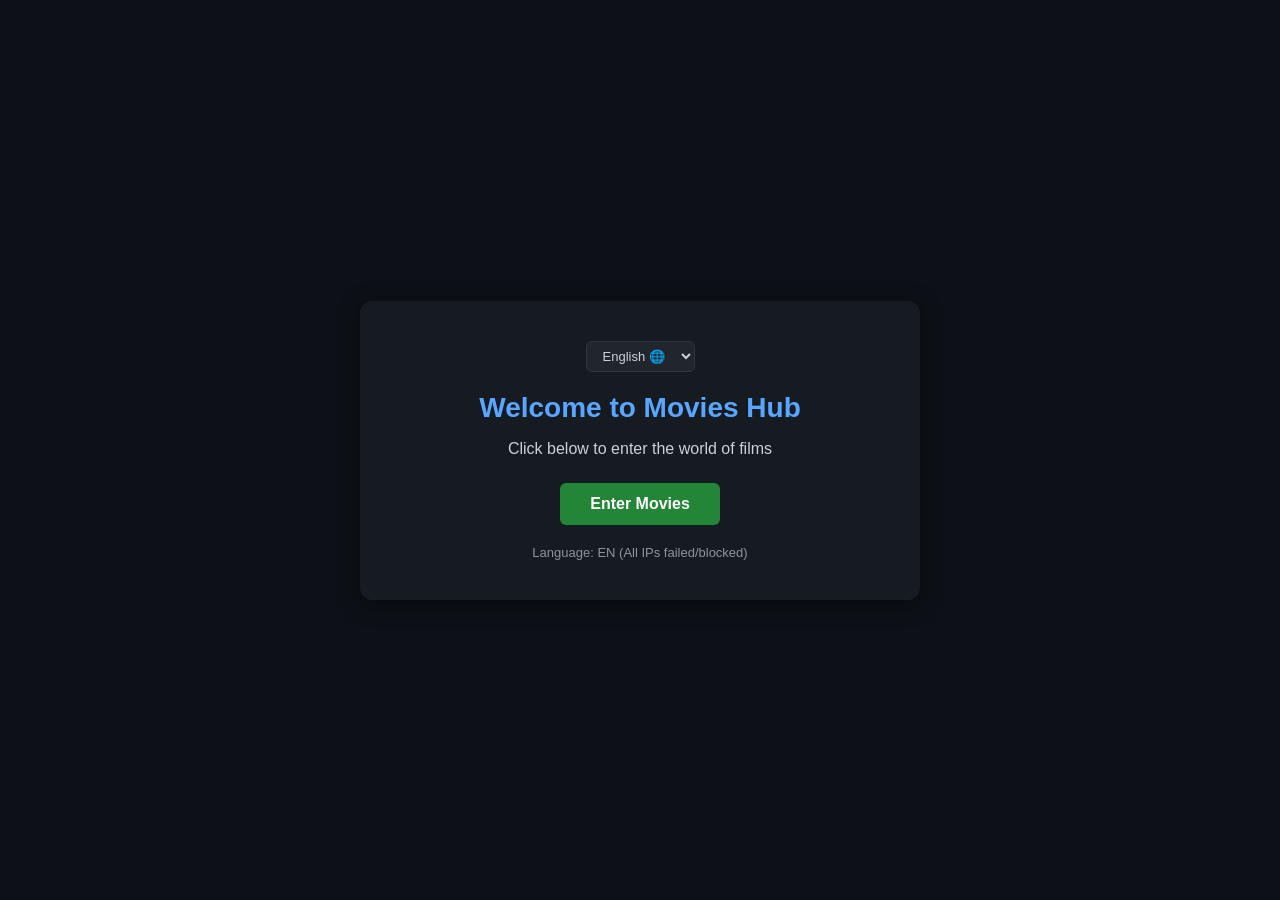
<file: index.html>
<!DOCTYPE html>
<html lang="en" dir="ltr" id="htmlTag">
<head>
    <meta charset="UTF-8">
    <meta name="viewport" content="width=device-width, initial-scale=1.0">
    <meta name="description" content="Welcome to Movie Hub - Explore and watch the best movies and films.">
    <meta name="keywords" content="movies, films, streaming, watch online">
    <meta name="author" content="Movie Hub">
    <title id="pageTitle">مكتبة الأفلام - Movies Hub</title>
    <style>
        body {
            background-color: #0d1117;
            color: #ffffff;
            font-family: Tahoma, sans-serif;
            display: flex;
            justify-content: center;
            align-items: center;
            height: 100vh;
            margin: 0;
            text-align: center;
        }
        .container {
            padding: 40px;
            background: #161b22;
            border-radius: 12px;
            box-shadow: 0 4px 20px rgba(0,0,0,0.5);
            max-width: 480px;
            width: 90%;
        }
        .lang-select-box {
            margin-bottom: 20px;
        }
        .lang-select-box select {
            background: #21262d;
            color: #c9d1d9;
            border: 1px solid #30363d;
            padding: 6px 12px;
            border-radius: 6px;
            font-size: 13px;
            cursor: pointer;
        }
        h1 {
            margin-bottom: 15px;
            color: #58a6ff;
            font-size: 28px;
        }
        p {
            color: #c9d1d9; 
            margin-bottom: 25px;
            font-size: 16px;
        }
        .btn {
            display: inline-block;
            background-color: #238636;
            color: white;
            padding: 12px 30px;
            text-decoration: none;
            border-radius: 6px;
            font-weight: bold;
            font-size: 16px;
            transition: background 0.3s;
        }
        .btn:hover {
            background-color: #2ea043;
        }
        .lang-badge {
            margin-top: 20px;
            font-size: 13px;
            color: #8b949e;
        }
    </style>
</head>
<body>
    <main class="container">
        <div class="lang-select-box">
            <select id="langSwitcher" aria-label="Select Language">
                <option value="en">English 🌐</option>
                <option value="ar">العربية 🇸🇦</option>
                <option value="es">Español</option>
                <option value="fr">Français</option>
                <option value="de">Deutsch</option>
            </select>
        </div>
        <h1 id="welcomeText">Welcome to Movies Hub</h1>
        <p id="descText">Click below to enter the world of films</p>
        
        <!-- الرابط بالأسماء الإنجليزية الجديدة -->
        <a href="movies-hub/home/movies.html" class="btn" id="btnText">دخول الأفلام</a>
        
        <div class="lang-badge" id="detectedLang">Initializing...</div>
    </main>

    <script>
        const welcomeTranslations = {
            ar: { 
                welcome: "مرحباً بك في عالم الأفلام", 
                desc: "اضغط بالأسفل للدخول إلى صفحة الأفلام ومكتبة العروض", 
                btn: "دخول الأفلام", 
                dir: "rtl",
                metaDesc: "مرحباً بك في منصة الأفلام - استكشف وادخل إلى عالم العروض والأفلام."
            },
            en: { 
                welcome: "Welcome to Movies Hub", 
                desc: "Click below to enter the world of films", 
                btn: "Enter Movies", 
                dir: "ltr",
                metaDesc: "Welcome to Movies Hub - Explore and watch the best films."
            },
            es: { 
                welcome: "Bienvenido a Movies Hub", 
                desc: "Haz clic abajo para entrar al mundo de las películas", 
                btn: "Entrar", 
                dir: "ltr",
                metaDesc: "Bienvenido a Movies Hub - Explora y mira las mejores películas."
            },
            fr: { 
                welcome: "Bienvenue sur Movies Hub", 
                desc: "Cliquez ci-dessous pour entrer dans le monde des films", 
                btn: "Entrer", 
                dir: "ltr",
                metaDesc: "Bienvenue sur Movies Hub - Entrez dans le monde des films."
            },
            de: { 
                welcome: "Willkommen bei Movies Hub", 
                desc: "Klicken Sie unten, um die Welt der Filme zu betreten", 
                btn: "Ansehen", 
                dir: "ltr",
                metaDesc: "Willkommen bei Movies Hub - Entdecken Sie die besten Filme."
            }
        };

        const arabicCountries = ['EG', 'SA', 'AE', 'QA', 'KW', 'OM', 'BH', 'JO', 'LB', 'IQ', 'SY', 'YE', 'LY', 'TN', 'DZ', 'MA', 'SD', 'SO'];

        function setLanguage(code, sourceInfo = "Manual") {
            if (!welcomeTranslations[code]) code = 'en';
            const t = welcomeTranslations[code];

            document.getElementById('htmlTag').setAttribute('lang', code);
            document.getElementById('htmlTag').setAttribute('dir', t.dir);
            document.getElementById('welcomeText').innerText = t.welcome;
            document.getElementById('descText').innerText = t.desc;
            document.getElementById('btnText').innerText = t.btn;
            document.getElementById('langSwitcher').value = code;
            document.getElementById('detectedLang').innerText = "Language: " + code.toUpperCase() + " (" + sourceInfo + ")";

            const metaDescTag = document.querySelector('meta[name="description"]');
            if (metaDescTag) {
                metaDescTag.setAttribute('content', t.metaDesc);
            }
        }

        function fallbackToBrowserOrEN(reason) {
            let browserLang = (navigator.language || 'en').split('-')[0];
            let finalLang = welcomeTranslations[browserLang] ? browserLang : 'en';
            setLanguage(finalLang, reason);
        }

        async function detectCountryByIP() {
            const apiEndpoints = [
                { url: 'https://ipapi.co/json/', extractor: data => data.country_code },
                { url: 'https://ipwho.is/', extractor: data => data.country_code },
                { url: 'https://api.country.is/', extractor: data => data.country }
            ];

            for (let api of apiEndpoints) {
                try {
                    let response = await fetch(api.url, { signal: AbortSignal.timeout(3000) });
                    if (!response.ok) continue;
                    let data = await response.json();
                    let country = api.extractor(data);
                    
                    if (country) {
                        if (arabicCountries.includes(country)) {
                            return setLanguage('ar', 'IP Country: ' + country);
                        } else if (welcomeTranslations[country.toLowerCase()]) {
                            return setLanguage(country.toLowerCase(), 'IP Country: ' + country);
                        } else {
                            return fallbackToBrowserOrEN('Country non-mapped: ' + country);
                        }
                    }
                } catch (e) {
                    // تخطي
                }
            }
            fallbackToBrowserOrEN('All IPs failed/blocked');
        }

        // التنفيذ عند فتح الصفحة
        let savedLang = localStorage.getItem('movies_preferred_lang');
        if (savedLang) {
            setLanguage(savedLang, "Saved Preference");
        } else {
            detectCountryByIP();
        }

        // التغيير اليدوي عبر القائمة
        document.getElementById('langSwitcher').addEventListener('change', function(e) {
            let val = e.target.value;
            localStorage.setItem('movies_preferred_lang', val);
            setLanguage(val, "Manual Switch");
        });
    </script>
</body>
</html>
</file>
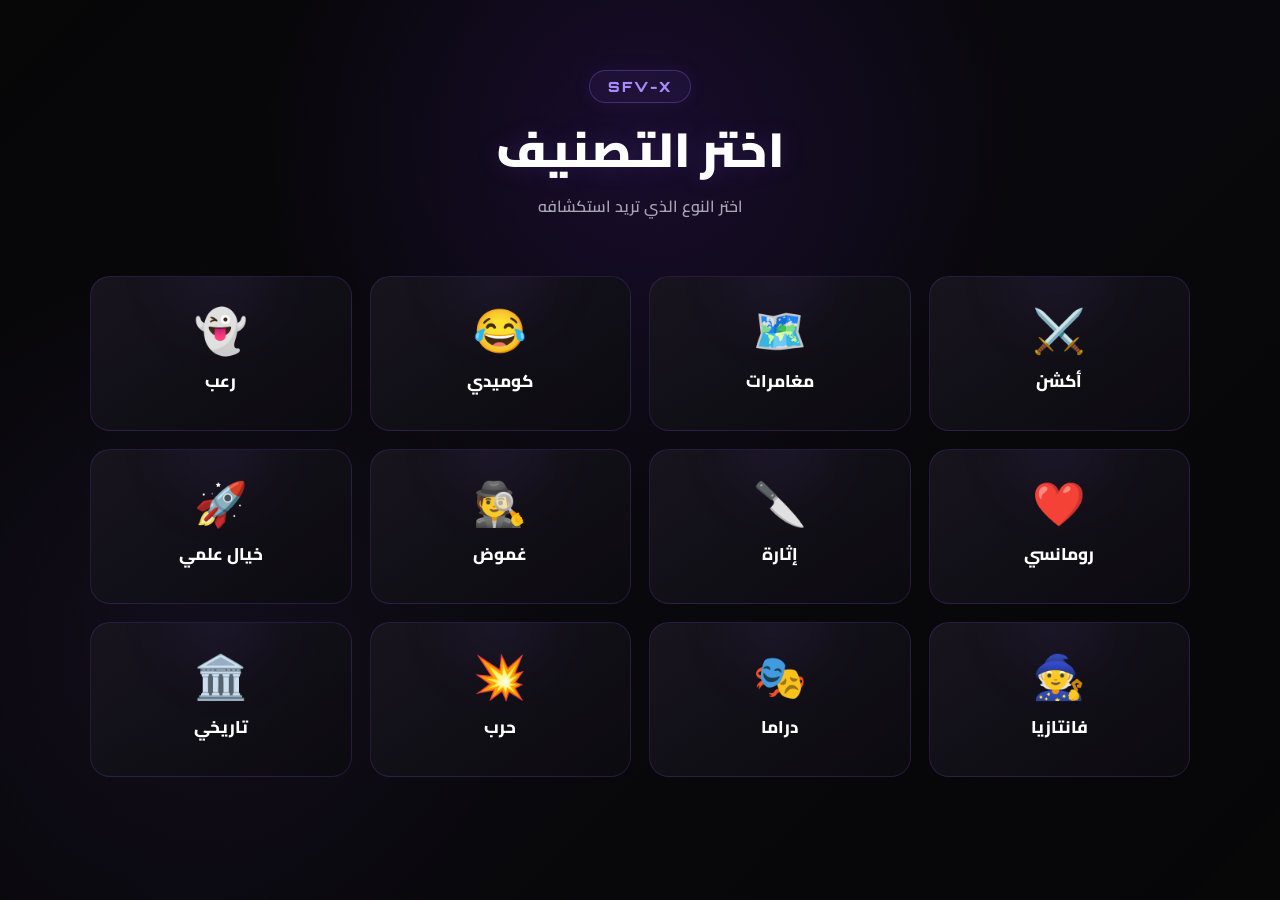
<file: movies-hub/categories/genres.html>
<!DOCTYPE html>
<html lang="ar" dir="rtl">

<head>

    <meta charset="UTF-8">

    <meta
        name="viewport"
        content="width=device-width, initial-scale=1.0">

    <title>اختيار التصنيف | SFV-X Movies</title>

    <meta
        name="description"
        content="اختر تصنيف المحتوى الذي تريد استكشافه في SFV-X Movies">

    <meta
        name="theme-color"
        content="#08080a">

    <link
        rel="icon"
        href="../images/logo.png">


    <!-- =====================================================
         GOOGLE FONTS
    ====================================================== -->

    <link
        rel="preconnect"
        href="https://fonts.googleapis.com">

    <link
        rel="stylesheet"
        href="https://fonts.googleapis.com/css2?family=Cairo:wght@400;600;700;800;900&family=Orbitron:wght@700;900&display=swap">


    <!-- =====================================================
         SFV-X GENRES CSS
    ====================================================== -->

    <link
        rel="stylesheet"
        href="genres.css">

</head>


<body>


    <!-- =====================================================
         SFV-X GENRES PAGE
    ====================================================== -->

    <main class="genres-page">


        <!-- =================================================
             HEADER
        ================================================== -->

        <header class="genres-header">

            <div class="header-badge">
                SFV-X
            </div>

            <h1>
                اختر التصنيف
            </h1>

            <p>
                اختر النوع الذي تريد استكشافه
            </p>

        </header>


        <!-- =================================================
             GENRES GRID
        ================================================== -->

        <section
            class="genres-grid"
            aria-label="تصنيفات المحتوى">


            <!-- أكشن -->

            <button
                type="button"
                class="genre-card"
                data-genre="action"
                data-genre-name="أكشن">

                <span
                    class="genre-icon"
                    aria-hidden="true">
                    ⚔️
                </span>

                <span class="genre-name">
                    أكشن
                </span>

            </button>


            <!-- مغامرات -->

            <button
                type="button"
                class="genre-card"
                data-genre="adventure"
                data-genre-name="مغامرات">

                <span
                    class="genre-icon"
                    aria-hidden="true">
                    🗺️
                </span>

                <span class="genre-name">
                    مغامرات
                </span>

            </button>


            <!-- كوميدي -->

            <button
                type="button"
                class="genre-card"
                data-genre="comedy"
                data-genre-name="كوميدي">

                <span
                    class="genre-icon"
                    aria-hidden="true">
                    😂
                </span>

                <span class="genre-name">
                    كوميدي
                </span>

            </button>


            <!-- رعب -->

            <button
                type="button"
                class="genre-card"
                data-genre="horror"
                data-genre-name="رعب">

                <span
                    class="genre-icon"
                    aria-hidden="true">
                    👻
                </span>

                <span class="genre-name">
                    رعب
                </span>

            </button>


            <!-- رومانسي -->

            <button
                type="button"
                class="genre-card"
                data-genre="romance"
                data-genre-name="رومانسي">

                <span
                    class="genre-icon"
                    aria-hidden="true">
                    ❤️
                </span>

                <span class="genre-name">
                    رومانسي
                </span>

            </button>


            <!-- إثارة -->

            <button
                type="button"
                class="genre-card"
                data-genre="thriller"
                data-genre-name="إثارة">

                <span
                    class="genre-icon"
                    aria-hidden="true">
                    🔪
                </span>

                <span class="genre-name">
                    إثارة
                </span>

            </button>


            <!-- غموض -->

            <button
                type="button"
                class="genre-card"
                data-genre="mystery"
                data-genre-name="غموض">

                <span
                    class="genre-icon"
                    aria-hidden="true">
                    🕵️
                </span>

                <span class="genre-name">
                    غموض
                </span>

            </button>


            <!-- خيال علمي -->

            <button
                type="button"
                class="genre-card"
                data-genre="science-fiction"
                data-genre-name="خيال علمي">

                <span
                    class="genre-icon"
                    aria-hidden="true">
                    🚀
                </span>

                <span class="genre-name">
                    خيال علمي
                </span>

            </button>


            <!-- فانتازيا -->

            <button
                type="button"
                class="genre-card"
                data-genre="fantasy"
                data-genre-name="فانتازيا">

                <span
                    class="genre-icon"
                    aria-hidden="true">
                    🧙
                </span>

                <span class="genre-name">
                    فانتازيا
                </span>

            </button>


            <!-- دراما -->

            <button
                type="button"
                class="genre-card"
                data-genre="drama"
                data-genre-name="دراما">

                <span
                    class="genre-icon"
                    aria-hidden="true">
                    🎭
                </span>

                <span class="genre-name">
                    دراما
                </span>

            </button>


            <!-- حرب -->

            <button
                type="button"
                class="genre-card"
                data-genre="war"
                data-genre-name="حرب">

                <span
                    class="genre-icon"
                    aria-hidden="true">
                    💥
                </span>

                <span class="genre-name">
                    حرب
                </span>

            </button>


            <!-- تاريخي -->

            <button
                type="button"
                class="genre-card"
                data-genre="history"
                data-genre-name="تاريخي">

                <span
                    class="genre-icon"
                    aria-hidden="true">
                    🏛️
                </span>

                <span class="genre-name">
                    تاريخي
                </span>

            </button>


        </section>


    </main>


    <!-- =====================================================
         SFV-X GENRES JAVASCRIPT
    ====================================================== -->

    <script src="genres.js"></script>

</body>

</html>
</file>
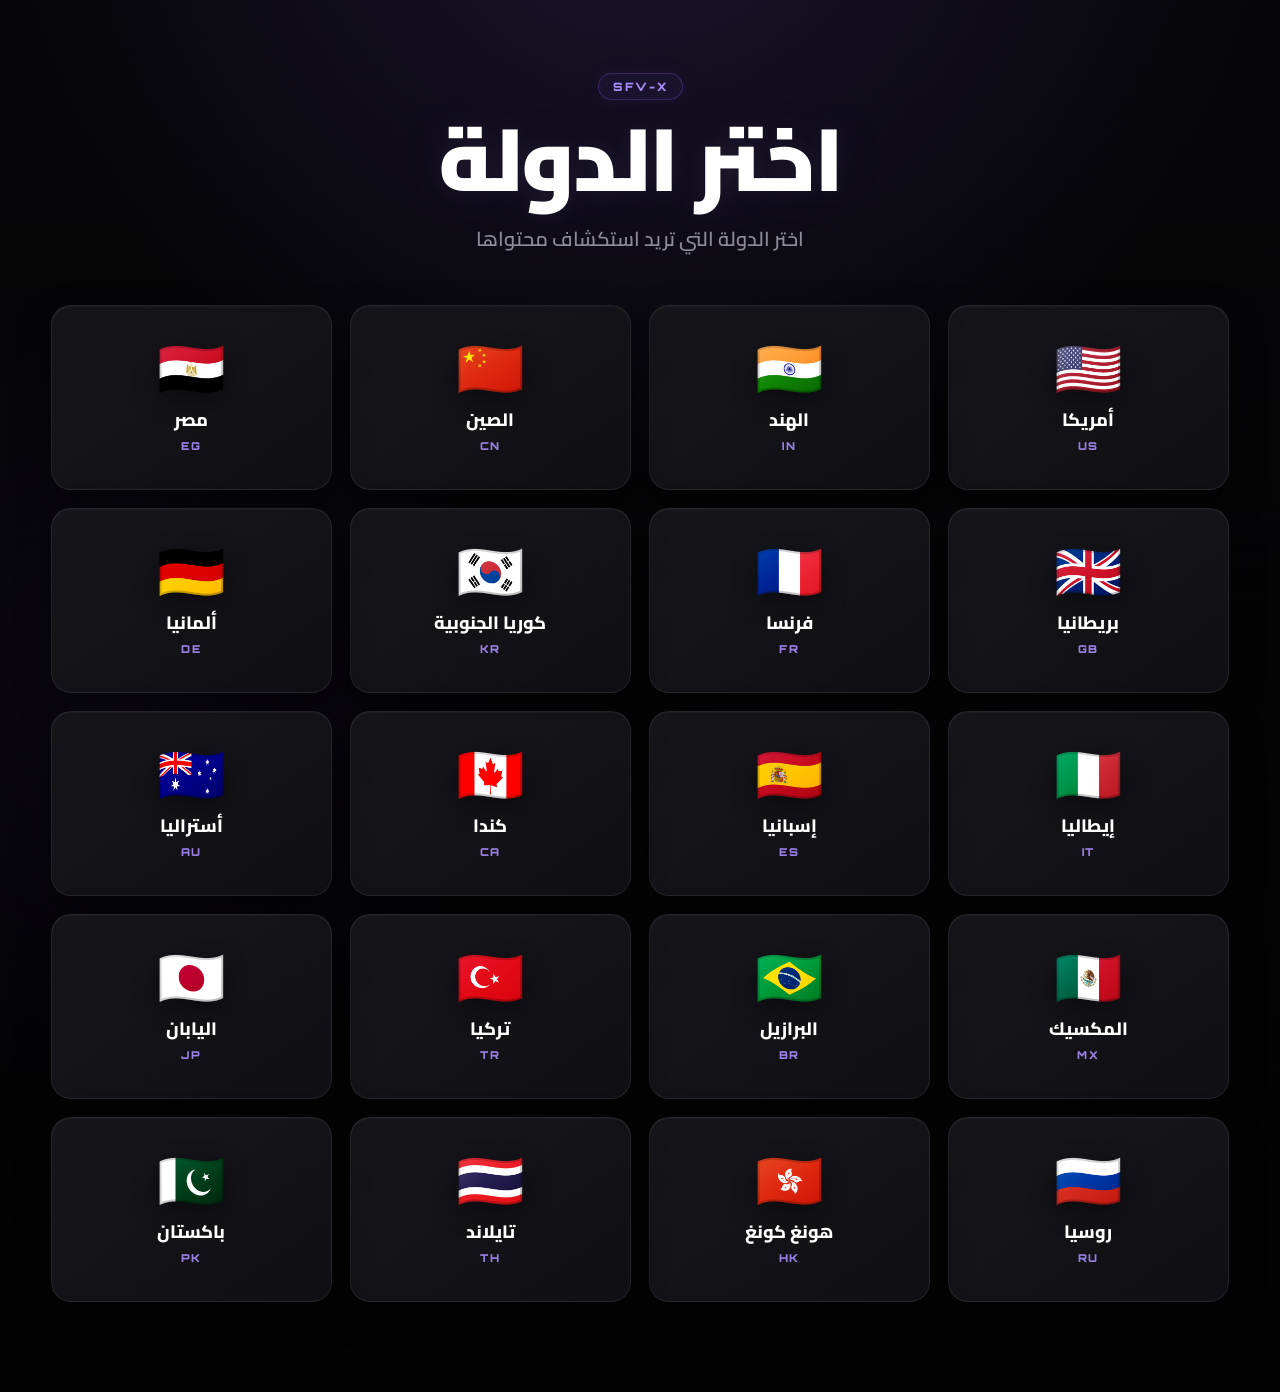
<file: movies-hub/countries/countries.html>
<!DOCTYPE html>
<html lang="ar" dir="rtl">

<head>

    <meta charset="UTF-8">

    <meta
        name="viewport"
        content="width=device-width, initial-scale=1.0">

    <title>اختيار الدولة | SFV-X Movies</title>

    <meta
        name="description"
        content="اختر الدولة التي تريد استكشاف محتواها في SFV-X Movies">

    <meta
        name="theme-color"
        content="#08080a">

    <link
        rel="icon"
        href="../images/logo.png">

    <!-- Google Fonts -->

    <link rel="preconnect" href="https://fonts.googleapis.com">

    <link
        rel="stylesheet"
        href="https://fonts.googleapis.com/css2?family=Cairo:wght@400;600;700;800;900&family=Orbitron:wght@700;900&display=swap">

    <!-- SFV-X Countries CSS -->

    <link
        rel="stylesheet"
        href="countries.css">

</head>


<body>


    <!-- =====================================================
         SFV-X COUNTRIES PAGE
    ====================================================== -->

    <main class="countries-page">


        <!-- =================================================
             HEADER
        ================================================== -->

        <header class="countries-header">

            <div class="header-badge">
                SFV-X
            </div>

            <h1>
                اختر الدولة
            </h1>

            <p>
                اختر الدولة التي تريد استكشاف محتواها
            </p>

        </header>


        <!-- =================================================
             COUNTRIES GRID
        ================================================== -->

        <section
            class="countries-grid"
            aria-label="الدول">


            <!-- أمريكا -->

            <button
                type="button"
                class="country-card"
                data-country="US"
                data-country-name="أمريكا">

                <span
                    class="country-flag"
                    aria-hidden="true">
                    🇺🇸
                </span>

                <span class="country-name">
                    أمريكا
                </span>

                <span class="country-code">
                    US
                </span>

            </button>


            <!-- الهند -->

            <button
                type="button"
                class="country-card"
                data-country="IN"
                data-country-name="الهند">

                <span
                    class="country-flag"
                    aria-hidden="true">
                    🇮🇳
                </span>

                <span class="country-name">
                    الهند
                </span>

                <span class="country-code">
                    IN
                </span>

            </button>


            <!-- الصين -->

            <button
                type="button"
                class="country-card"
                data-country="CN"
                data-country-name="الصين">

                <span
                    class="country-flag"
                    aria-hidden="true">
                    🇨🇳
                </span>

                <span class="country-name">
                    الصين
                </span>

                <span class="country-code">
                    CN
                </span>

            </button>

            <!-- مصر -->

            <button
                type="button"
                class="country-card"
                data-country="EG"
                data-country-name="مصر">

                <span
                    class="country-flag"
                    aria-hidden="true">
                    🇪🇬
                </span>

                <span class="country-name">
                    مصر
                </span>

                <span class="country-code">
                    EG
                </span>

            </button>


            <!-- بريطانيا -->

            <button
                type="button"
                class="country-card"
                data-country="GB"
                data-country-name="بريطانيا">

                <span
                    class="country-flag"
                    aria-hidden="true">
                    🇬🇧
                </span>

                <span class="country-name">
                    بريطانيا
                </span>

                <span class="country-code">
                    GB
                </span>

            </button>


            <!-- فرنسا -->

            <button
                type="button"
                class="country-card"
                data-country="FR"
                data-country-name="فرنسا">

                <span
                    class="country-flag"
                    aria-hidden="true">
                    🇫🇷
                </span>

                <span class="country-name">
                    فرنسا
                </span>

                <span class="country-code">
                    FR
                </span>

            </button>


            <!-- كوريا الجنوبية -->

            <button
                type="button"
                class="country-card"
                data-country="KR"
                data-country-name="كوريا الجنوبية">

                <span
                    class="country-flag"
                    aria-hidden="true">
                    🇰🇷
                </span>

                <span class="country-name">
                    كوريا الجنوبية
                </span>

                <span class="country-code">
                    KR
                </span>

            </button>


            <!-- ألمانيا -->

            <button
                type="button"
                class="country-card"
                data-country="DE"
                data-country-name="ألمانيا">

                <span
                    class="country-flag"
                    aria-hidden="true">
                    🇩🇪
                </span>

                <span class="country-name">
                    ألمانيا
                </span>

                <span class="country-code">
                    DE
                </span>

            </button>


            <!-- إيطاليا -->

            <button
                type="button"
                class="country-card"
                data-country="IT"
                data-country-name="إيطاليا">

                <span
                    class="country-flag"
                    aria-hidden="true">
                    🇮🇹
                </span>

                <span class="country-name">
                    إيطاليا
                </span>

                <span class="country-code">
                    IT
                </span>

            </button>


            <!-- إسبانيا -->

            <button
                type="button"
                class="country-card"
                data-country="ES"
                data-country-name="إسبانيا">

                <span
                    class="country-flag"
                    aria-hidden="true">
                    🇪🇸
                </span>

                <span class="country-name">
                    إسبانيا
                </span>

                <span class="country-code">
                    ES
                </span>

            </button>


            <!-- كندا -->

            <button
                type="button"
                class="country-card"
                data-country="CA"
                data-country-name="كندا">

                <span
                    class="country-flag"
                    aria-hidden="true">
                    🇨🇦
                </span>

                <span class="country-name">
                    كندا
                </span>

                <span class="country-code">
                    CA
                </span>

            </button>


            <!-- أستراليا -->

            <button
                type="button"
                class="country-card"
                data-country="AU"
                data-country-name="أستراليا">

                <span
                    class="country-flag"
                    aria-hidden="true">
                    🇦🇺
                </span>

                <span class="country-name">
                    أستراليا
                </span>

                <span class="country-code">
                    AU
                </span>

            </button>


            <!-- المكسيك -->

            <button
                type="button"
                class="country-card"
                data-country="MX"
                data-country-name="المكسيك">

                <span
                    class="country-flag"
                    aria-hidden="true">
                    🇲🇽
                </span>

                <span class="country-name">
                    المكسيك
                </span>

                <span class="country-code">
                    MX
                </span>

            </button>


            <!-- البرازيل -->

            <button
                type="button"
                class="country-card"
                data-country="BR"
                data-country-name="البرازيل">

                <span
                    class="country-flag"
                    aria-hidden="true">
                    🇧🇷
                </span>

                <span class="country-name">
                    البرازيل
                </span>

                <span class="country-code">
                    BR
                </span>

            </button>


            <!-- تركيا -->

            <button
                type="button"
                class="country-card"
                data-country="TR"
                data-country-name="تركيا">

                <span
                    class="country-flag"
                    aria-hidden="true">
                    🇹🇷
                </span>

                <span class="country-name">
                    تركيا
                </span>

                <span class="country-code">
                    TR
                </span>

            </button>


            <!-- اليابان -->

            <button
                type="button"
                class="country-card"
                data-country="JP"
                data-country-name="اليابان">

                <span
                    class="country-flag"
                    aria-hidden="true">
                    🇯🇵
                </span>

                <span class="country-name">
                    اليابان
                </span>

                <span class="country-code">
                    JP
                </span>

            </button>



            <!-- روسيا -->

            <button
                type="button"
                class="country-card"
                data-country="RU"
                data-country-name="روسيا">

                <span
                    class="country-flag"
                    aria-hidden="true">
                    🇷🇺
                </span>

                <span class="country-name">
                    روسيا
                </span>

                <span class="country-code">
                    RU
                </span>

            </button>


            <!-- هونغ كونغ -->

            <button
                type="button"
                class="country-card"
                data-country="HK"
                data-country-name="هونغ كونغ">

                <span
                    class="country-flag"
                    aria-hidden="true">
                    🇭🇰
                </span>

                <span class="country-name">
                    هونغ كونغ
                </span>

                <span class="country-code">
                    HK
                </span>

            </button>


            <!-- تايلاند -->

            <button
                type="button"
                class="country-card"
                data-country="TH"
                data-country-name="تايلاند">

                <span
                    class="country-flag"
                    aria-hidden="true">
                    🇹🇭
                </span>

                <span class="country-name">
                    تايلاند
                </span>

                <span class="country-code">
                    TH
                </span>

            </button>


            <!-- باكستان -->

            <button
                type="button"
                class="country-card"
                data-country="PK"
                data-country-name="باكستان">

                <span
                    class="country-flag"
                    aria-hidden="true">
                    🇵🇰
                </span>

                <span class="country-name">
                    باكستان
                </span>

                <span class="country-code">
                    PK
                </span>

            </button>


        </section>

    </main>


    <!-- SFV-X Countries JavaScript -->

    <script src="countries.js"></script>

</body>

</html>
</file>
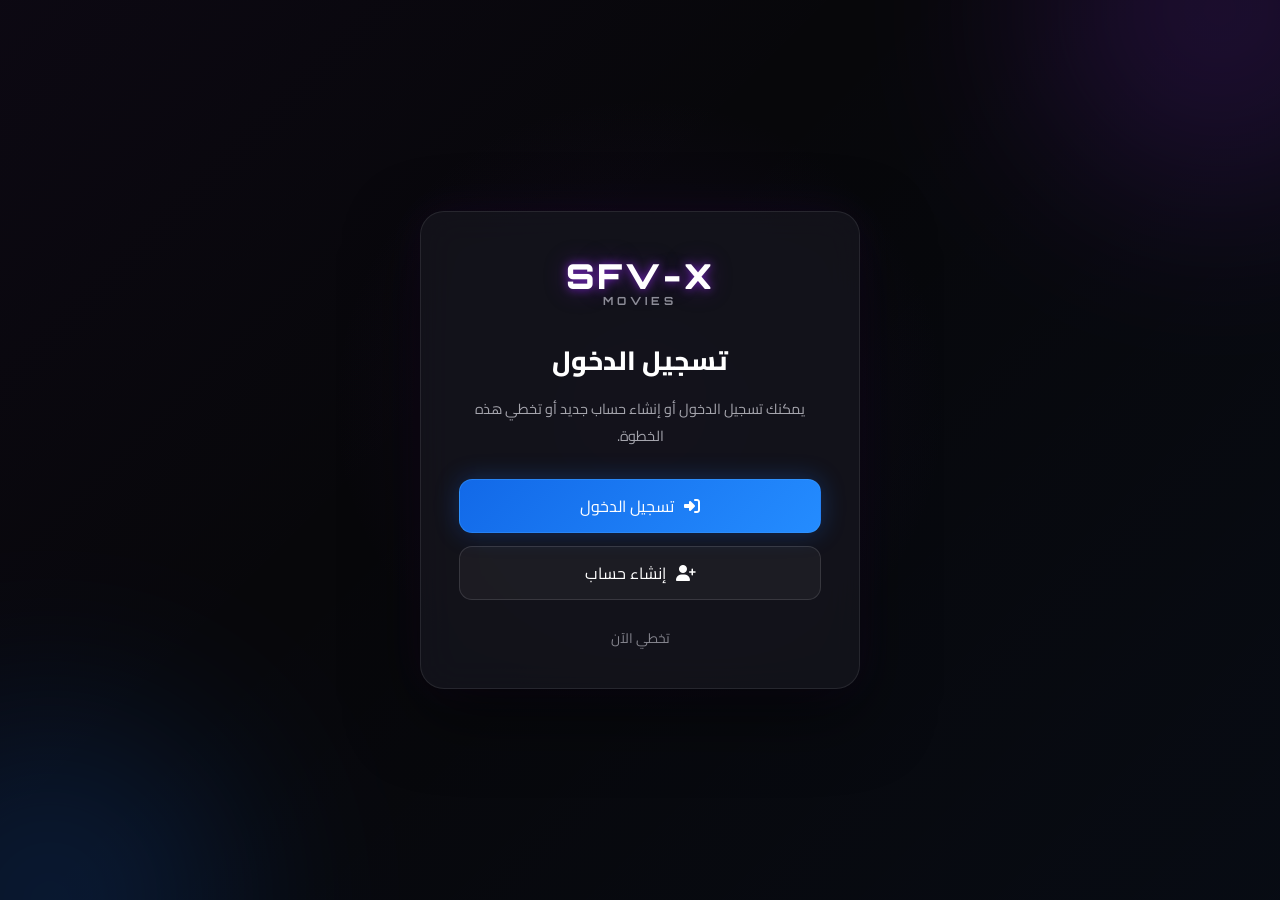
<file: movies-hub/logins/movie-entry.html>
<!DOCTYPE html>
<html lang="ar" dir="rtl">

<head>

    <meta charset="UTF-8">

    <meta
        name="viewport"
        content="width=device-width, initial-scale=1.0">

    <title>خيارات الدخول | SFV-X Movies</title>

    <meta
        name="description"
        content="اختر طريقة الدخول إلى SFV-X Movies">

    <meta
        name="theme-color"
        content="#090909">

    <link
        rel="icon"
        href="../images/logo.png">

    <!-- Google Fonts -->

    <link
        rel="preconnect"
        href="https://fonts.googleapis.com">

    <link
        rel="preconnect"
        href="https://fonts.gstatic.com"
        crossorigin>

    <link
        href="https://fonts.googleapis.com/css2?family=Cairo:wght@400;600;700;900&family=Orbitron:wght@700;900&display=swap"
        rel="stylesheet">

    <!-- Font Awesome -->

    <link
        rel="stylesheet"
        href="https://cdnjs.cloudflare.com/ajax/libs/font-awesome/6.5.0/css/all.min.css">

    <!-- SFV-X Movie Entry CSS -->

    <link
        rel="stylesheet"
        href="movie-entry.css">

</head>

<body>

    <main class="entry-page">

        <div class="background-glow background-glow-one"></div>
        <div class="background-glow background-glow-two"></div>

        <section
            class="entry-card"
            aria-labelledby="entry-title">

            <div class="brand">

                <span class="brand-name">SFV-X</span>
                <span class="brand-section">MOVIES</span>

            </div>

            <div class="entry-content">

                <h1 id="entry-title">
                    تسجيل الدخول
                </h1>

                <p>
                    يمكنك تسجيل الدخول أو إنشاء حساب جديد
                    أو تخطي هذه الخطوة.
                </p>

            </div>

            <div class="entry-actions">

                <button
                    type="button"
                    class="entry-button login-button"
                    id="loginButton">

                    <i
                        class="fas fa-right-to-bracket"
                        aria-hidden="true">
                    </i>

                    <span>
                        تسجيل الدخول
                    </span>

                </button>

                <button
                    type="button"
                    class="entry-button register-button"
                    id="registerButton">

                    <i
                        class="fas fa-user-plus"
                        aria-hidden="true">
                    </i>

                    <span>
                        إنشاء حساب
                    </span>

                </button>

                <button
                    type="button"
                    class="skip-button"
                    id="skipButton">

                    تخطي الآن

                </button>

            </div>

        </section>

    </main>

    <!-- SFV-X Movie Entry JavaScript -->

    <script src="movie-entry.js"></script>

</body>

</html>
</file>
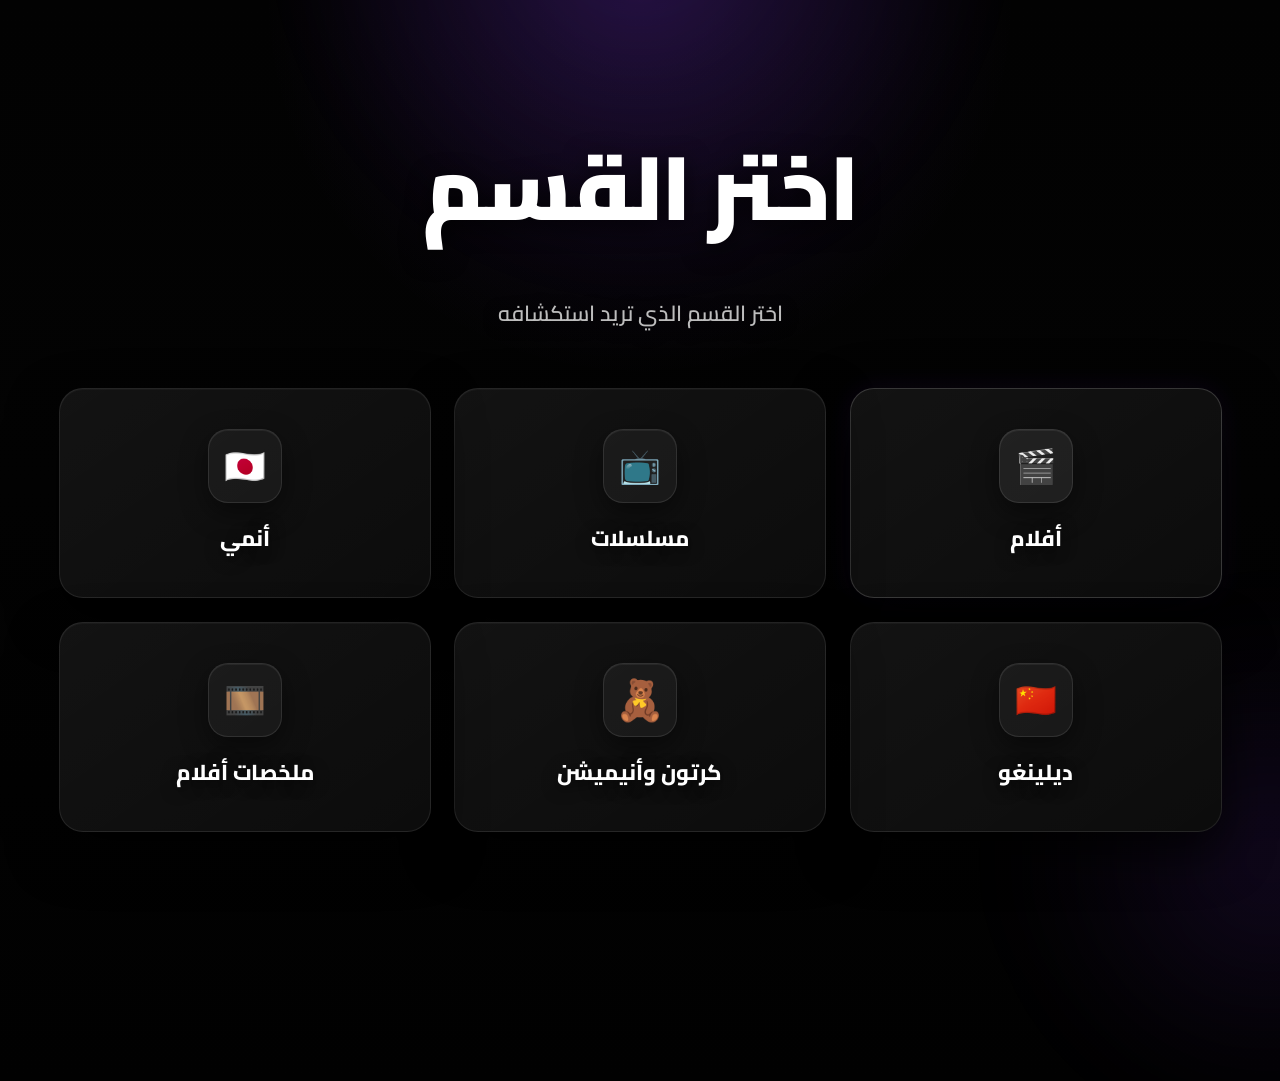
<file: movies-hub/sections/categories.html>
<!DOCTYPE html>
<html lang="ar" dir="rtl">

<head>

    <meta charset="UTF-8">

    <meta
        name="viewport"
        content="width=device-width, initial-scale=1.0">

    <title>اختيار القسم | SFV-X Movies</title>

    <meta
        name="description"
        content="اختر القسم الذي تريد استكشافه في SFV-X Movies">

    <meta
        name="theme-color"
        content="#090909">

    <link
        rel="icon"
        href="../images/logo.png">

    <link
        rel="preconnect"
        href="https://fonts.googleapis.com">

    <link
        rel="stylesheet"
        href="https://fonts.googleapis.com/css2?family=Cairo:wght@400;600;700;900&family=Orbitron:wght@700;900&display=swap">

    <link
        rel="stylesheet"
        href="https://cdnjs.cloudflare.com/ajax/libs/font-awesome/6.5.0/css/all.min.css">

    <link
        rel="stylesheet"
        href="categories.css">

</head>


<body>

    <main class="categories-page">

        <header class="categories-header">

            <h1>
                اختر القسم
            </h1>

            <p>
                اختر القسم الذي تريد استكشافه
            </p>

        </header>


        <section
            class="categories-grid"
            aria-label="أقسام SFV-X Movies">


            <button
                type="button"
                class="category-card featured"
                id="moviesCategory">

                <div class="category-icon">
                    🎬
                </div>

                <span class="category-name">
                    أفلام
                </span>

            </button>


            <button
                type="button"
                class="category-card"
                id="seriesCategory">

                <div class="category-icon">
                    📺
                </div>

                <span class="category-name">
                    مسلسلات
                </span>

            </button>


            <button
                type="button"
                class="category-card"
                id="animeCategory">

                <div class="category-icon">
                    🇯🇵
                </div>

                <span class="category-name">
                    أنمي
                </span>

            </button>


            <button
                type="button"
                class="category-card"
                id="dilingoCategory">

                <div class="category-icon">
                    🇨🇳
                </div>

                <span class="category-name">
                    ديلينغو
                </span>

            </button>


            <button
                type="button"
                class="category-card"
                id="cartoonsCategory">

                <div class="category-icon">
                    🧸
                </div>

                <span class="category-name">
                    كرتون وأنيميشن
                </span>

            </button>


            <button
                type="button"
                class="category-card"
                id="summariesCategory">

                <div class="category-icon">
                    🎞️
                </div>

                <span class="category-name">
                    ملخصات أفلام
                </span>

            </button>


        </section>

    </main>


    <script src="categories.js"></script>

</body>

</html>
</file>
<file: movies-hub/categories/genres.css>
* {
    margin: 0;
    padding: 0;
    box-sizing: border-box;
}

:root {
    --bg-main: #070708;
    --bg-secondary: #0b0a0f;

    --card-bg: rgba(18, 16, 23, 0.92);
    --card-border: rgba(139, 92, 246, 0.18);

    --purple: #8b5cf6;
    --purple-light: #a78bfa;
    --purple-dark: #6d28d9;

    --text-main: #ffffff;
    --text-secondary: #a9a5b3;

    --shadow-purple:
        0 0 25px rgba(139, 92, 246, 0.12);
}

html {
    scroll-behavior: smooth;
}

body {
    min-height: 100vh;

    font-family: "Cairo", sans-serif;

    color: var(--text-main);

    background:
        radial-gradient(
            circle at 50% 15%,
            rgba(109, 40, 217, 0.16),
            transparent 38%
        ),
        radial-gradient(
            circle at 15% 70%,
            rgba(139, 92, 246, 0.07),
            transparent 30%
        ),
        var(--bg-main);

    overflow-x: hidden;
}


/* =========================================================
   BACKGROUND GLOW
========================================================= */

body::before {
    content: "";

    position: fixed;

    inset: 0;

    pointer-events: none;

    background:
        linear-gradient(
            135deg,
            transparent 0%,
            rgba(139, 92, 246, 0.025) 50%,
            transparent 100%
        );

    z-index: -1;
}


/* =========================================================
   PAGE
========================================================= */

.genres-page {
    width: min(1100px, 92%);

    margin: 0 auto;

    padding: 70px 0 80px;
}


/* =========================================================
   HEADER
========================================================= */

.genres-header {
    text-align: center;

    margin-bottom: 55px;
}

.header-badge {
    display: inline-flex;

    align-items: center;
    justify-content: center;

    min-width: 90px;

    padding: 7px 18px;

    margin-bottom: 18px;

    border: 1px solid rgba(139, 92, 246, 0.35);

    border-radius: 999px;

    color: var(--purple-light);

    background: rgba(139, 92, 246, 0.07);

    font-family: "Orbitron", sans-serif;

    font-size: 14px;
    font-weight: 900;

    letter-spacing: 2px;

    box-shadow:
        0 0 20px rgba(139, 92, 246, 0.08);
}

.genres-header h1 {
    font-size: clamp(30px, 5vw, 48px);

    font-weight: 900;

    line-height: 1.2;

    margin-bottom: 12px;

    color: #ffffff;

    text-shadow:
        0 0 25px rgba(139, 92, 246, 0.18);
}

.genres-header p {
    color: var(--text-secondary);

    font-size: 16px;

    font-weight: 600;
}


/* =========================================================
   GENRES GRID
========================================================= */

.genres-grid {
    display: grid;

    grid-template-columns:
        repeat(4, minmax(0, 1fr));

    gap: 18px;
}


/* =========================================================
   GENRE CARD
========================================================= */

.genre-card {
    position: relative;

    min-height: 155px;

    padding: 24px 15px;

    border: 1px solid var(--card-border);

    border-radius: 20px;

    background:
        linear-gradient(
            145deg,
            rgba(24, 21, 31, 0.96),
            rgba(12, 11, 16, 0.96)
        );

    color: var(--text-main);

    cursor: pointer;

    font-family: "Cairo", sans-serif;

    display: flex;

    flex-direction: column;

    align-items: center;

    justify-content: center;

    gap: 13px;

    transition:
        transform 0.3s ease,
        border-color 0.3s ease,
        box-shadow 0.3s ease,
        background 0.3s ease;

    overflow: hidden;
}


/* =========================================================
   PURPLE LIGHT BETWEEN CARDS
========================================================= */

.genre-card::before {
    content: "";

    position: absolute;

    width: 90px;
    height: 90px;

    top: -45px;
    left: 50%;

    transform: translateX(-50%);

    background: rgba(139, 92, 246, 0.08);

    filter: blur(30px);

    border-radius: 50%;

    pointer-events: none;
}


/* =========================================================
   CARD HOVER
========================================================= */

.genre-card:hover {
    transform: translateY(-7px);

    border-color:
        rgba(139, 92, 246, 0.55);

    background:
        linear-gradient(
            145deg,
            rgba(29, 24, 40, 0.98),
            rgba(13, 11, 18, 0.98)
        );

    box-shadow:
        0 12px 35px rgba(0, 0, 0, 0.45),
        0 0 25px rgba(139, 92, 246, 0.14);
}


/* =========================================================
   ICON
========================================================= */

.genre-icon {
    position: relative;

    font-size: 43px;

    line-height: 1;

    transition:
        transform 0.3s ease,
        filter 0.3s ease;
}

.genre-card:hover .genre-icon {
    transform: scale(1.12);

    filter:
        drop-shadow(
            0 0 10px rgba(139, 92, 246, 0.25)
        );
}


/* =========================================================
   NAME
========================================================= */

.genre-name {
    position: relative;

    font-size: 17px;

    font-weight: 800;

    color: #ffffff;

    transition:
        color 0.3s ease;
}

.genre-card:hover .genre-name {
    color: var(--purple-light);
}


/* =========================================================
   SELECTED
========================================================= */

.genre-card.selected {
    border-color: var(--purple);

    box-shadow:
        0 0 30px rgba(139, 92, 246, 0.25);

    transform: scale(0.97);
}


/* =========================================================
   MOBILE
========================================================= */

@media (max-width: 850px) {

    .genres-grid {
        grid-template-columns:
            repeat(3, minmax(0, 1fr));
    }

}


@media (max-width: 620px) {

    .genres-page {
        width: 92%;

        padding-top: 45px;
    }

    .genres-header {
        margin-bottom: 35px;
    }

    .genres-grid {
        grid-template-columns:
            repeat(2, minmax(0, 1fr));

        gap: 13px;
    }

    .genre-card {
        min-height: 135px;

        border-radius: 17px;
    }

    .genre-icon {
        font-size: 37px;
    }

    .genre-name {
        font-size: 15px;
    }

}


@media (max-width: 360px) {

    .genres-grid {
        gap: 10px;
    }

    .genre-card {
        min-height: 125px;
    }

    .genre-icon {
        font-size: 33px;
    }

    .genre-name {
        font-size: 14px;
    }

}


/* =========================================================
   ACCESSIBILITY
========================================================= */

.genre-card:focus-visible {
    outline: 2px solid var(--purple-light);

    outline-offset: 4px;
}


/* =========================================================
   REDUCE MOTION
========================================================= */

@media (prefers-reduced-motion: reduce) {

    * {
        scroll-behavior: auto !important;

        transition: none !important;
    }

}
</file>
<file: movies-hub/countries/countries.css>
* {
    margin: 0;
    padding: 0;
    box-sizing: border-box;
}

:root {
    --bg-main: #050507;
    --bg-secondary: #09090d;
    --card: #0d0d12;
    --card-hover: #13131a;

    --white: #ffffff;
    --soft-white: #d8d8df;
    --muted: #8c8c98;

    --purple: #8b5cf6;
    --purple-light: #a78bfa;
    --purple-glow: rgba(139, 92, 246, 0.22);
    --purple-soft: rgba(139, 92, 246, 0.10);

    --border: rgba(255, 255, 255, 0.08);
}

html {
    scroll-behavior: smooth;
}

body {
    min-height: 100vh;
    font-family: "Cairo", sans-serif;
    color: var(--white);
    background:
        radial-gradient(
            circle at 50% -10%,
            rgba(139, 92, 246, 0.16),
            transparent 38%
        ),
        radial-gradient(
            circle at 10% 50%,
            rgba(91, 33, 182, 0.07),
            transparent 30%
        ),
        linear-gradient(
            180deg,
            #060608 0%,
            #030304 100%
        );
    overflow-x: hidden;
}


/* =========================================================
   PAGE
========================================================= */

.countries-page {
    width: min(1180px, 92%);
    min-height: 100vh;
    margin: 0 auto;
    padding: 70px 0 90px;
}


/* =========================================================
   HEADER
========================================================= */

.countries-header {
    text-align: center;
    margin-bottom: 48px;
    animation: headerReveal 0.75s ease both;
}

.header-badge {
    display: inline-flex;
    align-items: center;
    justify-content: center;

    margin-bottom: 15px;
    padding: 5px 14px;

    border: 1px solid rgba(139, 92, 246, 0.28);
    border-radius: 999px;

    color: var(--purple-light);

    background: rgba(139, 92, 246, 0.06);

    font-family: "Orbitron", sans-serif;
    font-size: 0.72rem;
    font-weight: 900;
    letter-spacing: 2px;

    box-shadow:
        0 0 20px rgba(139, 92, 246, 0.08);
}

.countries-header h1 {
    font-size: clamp(3rem, 7vw, 5.5rem);
    font-weight: 900;
    line-height: 1;

    color: #ffffff;

    letter-spacing: -2px;

    text-shadow:
        0 0 25px rgba(255, 255, 255, 0.06),
        0 0 55px rgba(139, 92, 246, 0.10);
}

.countries-header p {
    margin-top: 17px;

    color: var(--muted);

    font-size: clamp(1rem, 2vw, 1.25rem);
    font-weight: 600;
}


/* =========================================================
   COUNTRIES GRID
========================================================= */

.countries-grid {
    display: grid;

    grid-template-columns: repeat(4, 1fr);

    gap: 18px;

    animation: gridReveal 0.8s ease both;
}


/* =========================================================
   COUNTRY CARD
========================================================= */

.country-card {
    position: relative;

    min-height: 185px;

    padding: 22px 14px;

    border: 1px solid var(--border);
    border-radius: 20px;

    background:
        linear-gradient(
            145deg,
            rgba(255, 255, 255, 0.035),
            rgba(255, 255, 255, 0.008)
        ),
        var(--card);

    color: var(--white);

    cursor: pointer;

    display: flex;
    flex-direction: column;
    align-items: center;
    justify-content: center;

    gap: 7px;

    font-family: inherit;

    overflow: hidden;

    box-shadow:
        0 14px 35px rgba(0, 0, 0, 0.45),
        inset 0 1px 0 rgba(255, 255, 255, 0.035);

    transition:
        transform 0.3s ease,
        border-color 0.3s ease,
        background 0.3s ease,
        box-shadow 0.3s ease;
}


/* =========================================================
   PURPLE GLOW
========================================================= */

.country-card::before {
    content: "";

    position: absolute;

    width: 180px;
    height: 180px;

    top: -100px;
    left: 50%;

    transform: translateX(-50%);

    border-radius: 50%;

    background:
        radial-gradient(
            circle,
            rgba(139, 92, 246, 0.20),
            transparent 68%
        );

    opacity: 0;

    transition: opacity 0.35s ease;

    pointer-events: none;
}


/* =========================================================
   BOTTOM PURPLE LINE
========================================================= */

.country-card::after {
    content: "";

    position: absolute;

    bottom: 0;
    left: 50%;

    width: 0;
    height: 2px;

    transform: translateX(-50%);

    background: var(--purple);

    box-shadow:
        0 0 14px rgba(139, 92, 246, 0.75);

    transition: width 0.35s ease;
}


/* =========================================================
   HOVER
========================================================= */

.country-card:hover {
    transform: translateY(-7px);

    background:
        linear-gradient(
            145deg,
            rgba(139, 92, 246, 0.07),
            rgba(255, 255, 255, 0.015)
        ),
        var(--card-hover);

    border-color:
        rgba(139, 92, 246, 0.35);

    box-shadow:
        0 22px 45px rgba(0, 0, 0, 0.58),
        0 0 28px rgba(139, 92, 246, 0.08),
        inset 0 1px 0 rgba(255, 255, 255, 0.045);
}

.country-card:hover::before {
    opacity: 1;
}

.country-card:hover::after {
    width: 55%;
}


/* =========================================================
   ACTIVE
========================================================= */

.country-card:active {
    transform: translateY(-2px) scale(0.985);
}


/* =========================================================
   FLAG
========================================================= */

.country-flag {
    position: relative;
    z-index: 2;

    display: block;

    font-family: "Apple Color Emoji",
                 "Segoe UI Emoji",
                 "Noto Color Emoji",
                 sans-serif;

    font-size: 3.45rem;

    line-height: 1;

    filter:
        drop-shadow(
            0 8px 12px rgba(0, 0, 0, 0.35)
        );

    transition:
        transform 0.3s ease,
        filter 0.3s ease;
}

.country-card:hover .country-flag {
    transform: translateY(-3px) scale(1.08);

    filter:
        drop-shadow(
            0 10px 18px rgba(0, 0, 0, 0.48)
        );
}


/* =========================================================
   COUNTRY NAME
========================================================= */

.country-name {
    position: relative;
    z-index: 2;

    margin-top: 4px;

    color: #ffffff;

    font-size: 1.12rem;
    font-weight: 800;

    line-height: 1.35;
}


/* =========================================================
   COUNTRY CODE
========================================================= */

.country-code {
    position: relative;
    z-index: 2;

    color: var(--purple-light);

    font-family: "Orbitron", sans-serif;

    font-size: 0.68rem;
    font-weight: 900;

    letter-spacing: 1.5px;

    opacity: 0.9;
}


/* =========================================================
   SELECTED
========================================================= */

.country-card.selected {
    transform: translateY(-5px);

    border-color:
        rgba(167, 139, 250, 0.65);

    background:
        linear-gradient(
            145deg,
            rgba(139, 92, 246, 0.13),
            rgba(255, 255, 255, 0.02)
        ),
        #0d0b12;

    box-shadow:
        0 0 35px rgba(139, 92, 246, 0.18),
        0 20px 45px rgba(0, 0, 0, 0.55);
}

.country-card.selected::after {
    width: 70%;
}


/* =========================================================
   ANIMATIONS
========================================================= */

@keyframes headerReveal {

    from {
        opacity: 0;
        transform: translateY(-25px);
    }

    to {
        opacity: 1;
        transform: translateY(0);
    }

}

@keyframes gridReveal {

    from {
        opacity: 0;
        transform: translateY(25px);
    }

    to {
        opacity: 1;
        transform: translateY(0);
    }

}


/* =========================================================
   CARD ENTRANCE
========================================================= */

.country-card {
    animation: cardReveal 0.55s ease both;
}

.country-card:nth-child(1) {
    animation-delay: 0.04s;
}

.country-card:nth-child(2) {
    animation-delay: 0.08s;
}

.country-card:nth-child(3) {
    animation-delay: 0.12s;
}

.country-card:nth-child(4) {
    animation-delay: 0.16s;
}

.country-card:nth-child(5) {
    animation-delay: 0.20s;
}

.country-card:nth-child(6) {
    animation-delay: 0.24s;
}

.country-card:nth-child(7) {
    animation-delay: 0.28s;
}

.country-card:nth-child(8) {
    animation-delay: 0.32s;
}

.country-card:nth-child(9) {
    animation-delay: 0.36s;
}

.country-card:nth-child(10) {
    animation-delay: 0.40s;
}

.country-card:nth-child(11) {
    animation-delay: 0.44s;
}

.country-card:nth-child(12) {
    animation-delay: 0.48s;
}

.country-card:nth-child(13) {
    animation-delay: 0.52s;
}

.country-card:nth-child(14) {
    animation-delay: 0.56s;
}

.country-card:nth-child(15) {
    animation-delay: 0.60s;
}

.country-card:nth-child(16) {
    animation-delay: 0.64s;
}

.country-card:nth-child(17) {
    animation-delay: 0.68s;
}

.country-card:nth-child(18) {
    animation-delay: 0.72s;
}

.country-card:nth-child(19) {
    animation-delay: 0.76s;
}

.country-card:nth-child(20) {
    animation-delay: 0.80s;
}

@keyframes cardReveal {

    from {
        opacity: 0;
        transform: translateY(25px) scale(0.97);
    }

    to {
        opacity: 1;
        transform: translateY(0) scale(1);
    }

}


/* =========================================================
   TABLET
========================================================= */

@media (max-width: 950px) {

    .countries-page {
        width: min(800px, 90%);
        padding-top: 55px;
    }

    .countries-grid {
        grid-template-columns: repeat(3, 1fr);
    }

}


/* =========================================================
   MOBILE
========================================================= */

@media (max-width: 650px) {

    .countries-page {
        width: 92%;
        padding: 45px 0 65px;
    }

    .countries-header {
        margin-bottom: 35px;
    }

    .countries-header h1 {
        letter-spacing: -1px;
    }

    .countries-header p {
        line-height: 1.7;
    }

    .countries-grid {
        grid-template-columns: repeat(2, 1fr);
        gap: 13px;
    }

    .country-card {
        min-height: 160px;
        border-radius: 17px;
        padding: 18px 8px;
    }

    .country-flag {
        font-size: 2.9rem;
    }

    .country-name {
        font-size: 0.98rem;
    }

    .country-code {
        font-size: 0.62rem;
    }

}


/* =========================================================
   VERY SMALL MOBILE
========================================================= */

@media (max-width: 380px) {

    .countries-grid {
        gap: 10px;
    }

    .country-card {
        min-height: 150px;
    }

    .country-flag {
        font-size: 2.65rem;
    }

    .country-name {
        font-size: 0.9rem;
    }

}


/* =========================================================
   REDUCED MOTION
========================================================= */

@media (prefers-reduced-motion: reduce) {

    *,
    *::before,
    *::after {
        animation-duration: 0.01ms !important;
        animation-iteration-count: 1 !important;
        transition-duration: 0.01ms !important;
        scroll-behavior: auto !important;
    }

}
</file>
<file: movies-hub/logins/movie-entry.css>
* {
    margin: 0;
    padding: 0;
    box-sizing: border-box;
}

:root {
    --bg: #07070a;
    --card: rgba(20, 20, 28, 0.88);
    --border: rgba(255, 255, 255, 0.09);
    --text: #ffffff;
    --muted: #a5a5ad;
    --purple: #8a2be2;
    --blue: #1877ff;
    --blue-light: #3d9cff;
    --glow: 0 0 25px rgba(24, 119, 255, 0.28);
}

html,
body {
    width: 100%;
    height: 100%;
}

body {
    overflow: hidden;
    background: var(--bg);
    color: var(--text);
    font-family: "Cairo", sans-serif;
}

button {
    font: inherit;
}

.entry-page {
    position: relative;
    width: 100%;
    height: 100vh;
    min-height: 520px;
    display: flex;
    align-items: center;
    justify-content: center;
    overflow: hidden;
    isolation: isolate;
    background:
        radial-gradient(
            circle at 50% 45%,
            rgba(91, 32, 150, 0.13),
            transparent 38%
        ),
        #07070a;
}

.entry-page::before {
    content: "";
    position: absolute;
    inset: 0;
    z-index: -2;
    background:
        linear-gradient(
            135deg,
            rgba(138, 43, 226, 0.04),
            transparent 40%,
            rgba(24, 119, 255, 0.04)
        );
}

.background-glow {
    position: absolute;
    width: 360px;
    height: 360px;
    border-radius: 50%;
    filter: blur(100px);
    opacity: 0.18;
    pointer-events: none;
    z-index: -1;
}

.background-glow-one {
    top: -170px;
    right: -120px;
    background: var(--purple);
}

.background-glow-two {
    bottom: -180px;
    left: -130px;
    background: var(--blue);
}

.entry-card {
    width: min(92%, 440px);
    padding: 42px 38px 32px;
    border: 1px solid var(--border);
    border-radius: 24px;
    background: var(--card);
    box-shadow:
        0 25px 70px rgba(0, 0, 0, 0.55),
        0 0 45px rgba(138, 43, 226, 0.08);
    backdrop-filter: blur(18px);
    -webkit-backdrop-filter: blur(18px);
    text-align: center;
    animation: cardEnter 0.7s ease both;
}

.brand {
    display: flex;
    flex-direction: column;
    align-items: center;
    margin-bottom: 28px;
}

.brand-name {
    font-family: "Orbitron", sans-serif;
    font-size: 2.15rem;
    font-weight: 900;
    letter-spacing: 3px;
    color: #ffffff;
    text-shadow:
        0 0 10px rgba(138, 43, 226, 0.8),
        0 0 25px rgba(138, 43, 226, 0.35);
}

.brand-section {
    margin-top: -3px;
    font-family: "Orbitron", sans-serif;
    font-size: 0.7rem;
    font-weight: 700;
    letter-spacing: 4px;
    color: #8d8d98;
}

.entry-content h1 {
    margin-bottom: 10px;
    font-size: 1.65rem;
    font-weight: 800;
    color: #ffffff;
}

.entry-content p {
    max-width: 330px;
    margin: 0 auto;
    color: var(--muted);
    font-size: 0.9rem;
    line-height: 1.9;
}

.entry-actions {
    display: flex;
    flex-direction: column;
    gap: 13px;
    margin-top: 30px;
}

.entry-button {
    position: relative;
    width: 100%;
    min-height: 54px;
    display: flex;
    align-items: center;
    justify-content: center;
    gap: 10px;
    border-radius: 13px;
    cursor: pointer;
    transition:
        transform 0.25s ease,
        box-shadow 0.25s ease,
        border-color 0.25s ease,
        background 0.25s ease;
}

.entry-button i {
    font-size: 1rem;
}

.login-button {
    border: 1px solid rgba(61, 156, 255, 0.45);
    background: linear-gradient(
        135deg,
        #1269e8,
        #248cff
    );
    color: #ffffff;
    box-shadow: var(--glow);
}

.login-button:hover {
    transform: translateY(-2px);
    box-shadow:
        0 0 25px rgba(24, 119, 255, 0.45),
        0 10px 25px rgba(0, 0, 0, 0.25);
}

.register-button {
    border: 1px solid rgba(255, 255, 255, 0.12);
    background: rgba(255, 255, 255, 0.045);
    color: #ffffff;
}

.register-button:hover {
    transform: translateY(-2px);
    border-color: rgba(138, 43, 226, 0.55);
    background: rgba(138, 43, 226, 0.1);
    box-shadow: 0 0 22px rgba(138, 43, 226, 0.18);
}

.skip-button {
    width: fit-content;
    margin: 7px auto 0;
    padding: 5px 12px;
    border: 0;
    background: transparent;
    color: #85858e;
    cursor: pointer;
    font-size: 0.85rem;
    transition:
        color 0.25s ease,
        transform 0.25s ease;
}

.skip-button:hover {
    color: #ffffff;
    transform: translateY(-1px);
}

.entry-button:focus-visible,
.skip-button:focus-visible {
    outline: 2px solid var(--blue-light);
    outline-offset: 4px;
}

@keyframes cardEnter {
    from {
        opacity: 0;
        transform: translateY(22px) scale(0.98);
    }

    to {
        opacity: 1;
        transform: translateY(0) scale(1);
    }
}

@media (max-width: 600px) {

    .entry-card {
        width: min(92%, 390px);
        padding: 34px 24px 27px;
        border-radius: 20px;
    }

    .brand {
        margin-bottom: 22px;
    }

    .brand-name {
        font-size: 1.85rem;
    }

    .entry-content h1 {
        font-size: 1.4rem;
    }

    .entry-content p {
        font-size: 0.84rem;
        line-height: 1.8;
    }

    .entry-actions {
        margin-top: 25px;
        gap: 11px;
    }

    .entry-button {
        min-height: 51px;
    }
}

@media (max-height: 620px) {

    .entry-card {
        padding-top: 25px;
        padding-bottom: 22px;
    }

    .brand {
        margin-bottom: 15px;
    }

    .brand-name {
        font-size: 1.7rem;
    }

    .entry-actions {
        margin-top: 20px;
    }

    .entry-button {
        min-height: 47px;
    }
}
body.page-leaving {
    opacity: 0;
    transition: opacity 0.18s ease;
}
</file>
<file: movies-hub/sections/categories.css>
css
/* =========================================================
   SFV-X MOVIES — CATEGORIES PAGE
   File: categories.css

   Theme:
   Deep Black + White + Premium Neon Purple
========================================================= */

* {
    margin: 0;
    padding: 0;
    box-sizing: border-box;
}

:root {
    --black-main: #020202;
    --black-soft: #070707;
    --card-black: #0a0a0a;
    --card-hover: #101010;

    --white: #ffffff;
    --white-soft: #bdbdbd;

    --border: rgba(255, 255, 255, 0.09);
    --border-hover: rgba(255, 255, 255, 0.20);

    --purple: #8b3dff;
    --purple-light: #a86cff;
    --purple-soft: rgba(139, 61, 255, 0.22);
    --purple-faint: rgba(139, 61, 255, 0.10);

    --shadow: rgba(0, 0, 0, 0.75);
}

html {
    scroll-behavior: smooth;
}

body {
    position: relative;

    min-height: 100vh;

    font-family: "Cairo", sans-serif;

    color: var(--white);

    overflow-x: hidden;

    background:
        radial-gradient(
            circle at 50% 0%,
            rgba(139, 61, 255, 0.12),
            transparent 30%
        ),
        linear-gradient(
            180deg,
            #020202 0%,
            #030303 45%,
            #010101 100%
        );
}

/* =========================================================
   PREMIUM PURPLE BACKGROUND GLOW
========================================================= */

body::before {
    content: "";

    position: fixed;

    width: 700px;
    height: 700px;

    top: -420px;
    left: 50%;

    transform: translateX(-50%);

    border-radius: 50%;

    background:
        radial-gradient(
            circle,
            rgba(139, 61, 255, 0.18) 0%,
            rgba(139, 61, 255, 0.08) 35%,
            transparent 70%
        );

    filter: blur(35px);

    pointer-events: none;

    z-index: -2;

    animation:
        purpleGlow 12s ease-in-out infinite;
}

body::after {
    content: "";

    position: fixed;

    width: 520px;
    height: 520px;

    right: -250px;
    bottom: -220px;

    border-radius: 50%;

    background:
        radial-gradient(
            circle,
            rgba(139, 61, 255, 0.12) 0%,
            rgba(139, 61, 255, 0.05) 35%,
            transparent 70%
        );

    filter: blur(45px);

    pointer-events: none;

    z-index: -2;

    animation:
        purpleGlowSecondary 15s ease-in-out infinite;
}

/* =========================================================
   PURPLE BACKGROUND MOTION
========================================================= */

@keyframes purpleGlow {

    0% {
        transform:
            translateX(-50%)
            translateY(0)
            scale(1);
    }

    50% {
        transform:
            translateX(-50%)
            translateY(35px)
            scale(1.08);
    }

    100% {
        transform:
            translateX(-50%)
            translateY(0)
            scale(1);
    }
}

@keyframes purpleGlowSecondary {

    0% {
        transform:
            translate(0, 0)
            scale(1);
    }

    50% {
        transform:
            translate(-25px, -25px)
            scale(1.08);
    }

    100% {
        transform:
            translate(0, 0)
            scale(1);
    }
}

/* =========================================================
   PAGE
========================================================= */

.categories-page {
    width: min(1200px, 92%);

    min-height: 100vh;

    margin: 0 auto;

    padding: 75px 0 90px;
}

/* =========================================================
   HEADER
========================================================= */

.categories-header {
    text-align: center;

    margin-bottom: 55px;

    animation:
        headerReveal 0.8s ease both;
}

.categories-header h1 {
    font-size:
        clamp(3rem, 7vw, 5.8rem);

    font-weight: 900;

    line-height: 1;

    letter-spacing: -2px;

    color: var(--white);

    text-shadow:
        0 5px 25px rgba(0, 0, 0, 0.8);
}

.categories-header p {
    margin-top: 18px;

    font-size:
        clamp(1rem, 2vw, 1.35rem);

    font-weight: 600;

    color: var(--white-soft);

    text-shadow:
        0 3px 15px rgba(0, 0, 0, 0.8);
}

/* =========================================================
   GRID
========================================================= */

.categories-grid {
    display: grid;

    grid-template-columns:
        repeat(3, 1fr);

    gap: 24px;
}

/* =========================================================
   CATEGORY CARD
========================================================= */

.category-card {
    position: relative;

    min-height: 210px;

    border: 1px solid var(--border);

    border-radius: 24px;

    background:
        linear-gradient(
            145deg,
            rgba(255, 255, 255, 0.035),
            rgba(255, 255, 255, 0.008)
        ),
        var(--card-black);

    color: var(--white);

    cursor: pointer;

    overflow: hidden;

    display: flex;

    flex-direction: column;

    align-items: center;

    justify-content: center;

    gap: 15px;

    font-family: inherit;

    box-shadow:
        0 20px 50px var(--shadow),
        inset 0 1px 0
        rgba(255, 255, 255, 0.035);

    transition:
        transform 0.35s ease,
        background 0.35s ease,
        border-color 0.35s ease,
        box-shadow 0.35s ease;
}

/* =========================================================
   PURPLE BETWEEN CARDS
========================================================= */

.category-card::after {
    content: "";

    position: absolute;

    inset: -2px;

    border-radius: inherit;

    background:
        radial-gradient(
            circle at 50% 50%,
            rgba(139, 61, 255, 0.10),
            transparent 65%
        );

    opacity: 0;

    z-index: 0;

    pointer-events: none;

    transition:
        opacity 0.35s ease;
}

.category-card:hover::after {
    opacity: 1;
}

/* =========================================================
   CARD TOP LIGHT
========================================================= */

.category-card::before {
    content: "";

    position: absolute;

    inset: 0;

    background:
        radial-gradient(
            circle at 50% 0%,
            rgba(255, 255, 255, 0.055),
            transparent 55%
        );

    opacity: 0;

    pointer-events: none;

    transition:
        opacity 0.35s ease;
}

.category-card:hover::before {
    opacity: 1;
}

/* =========================================================
   HOVER
========================================================= */

.category-card:hover {
    transform:
        translateY(-8px)
        scale(1.015);

    background:
        linear-gradient(
            145deg,
            rgba(255, 255, 255, 0.055),
            rgba(255, 255, 255, 0.01)
        ),
        var(--card-hover);

    border-color:
        var(--border-hover);

    box-shadow:
        0 28px 70px
        rgba(0, 0, 0, 0.85),

        0 0 35px
        rgba(139, 61, 255, 0.08);
}

/* =========================================================
   ACTIVE
========================================================= */

.category-card:active {
    transform:
        translateY(-3px)
        scale(0.99);
}

/* =========================================================
   ICON
========================================================= */

.category-icon {
    position: relative;

    z-index: 2;

    width: 72px;
    height: 72px;

    border-radius: 20px;

    display: flex;

    align-items: center;
    justify-content: center;

    font-size: 2.1rem;

    background:
        rgba(255, 255, 255, 0.045);

    border:
        1px solid
        rgba(255, 255, 255, 0.10);

    color: var(--white);

    box-shadow:
        inset 0 1px 0
        rgba(255, 255, 255, 0.06),

        0 10px 28px
        rgba(0, 0, 0, 0.45);

    transition:
        transform 0.3s ease,
        background 0.3s ease,
        box-shadow 0.3s ease;
}

.category-card:hover .category-icon {
    transform:
        scale(1.08)
        rotate(-2deg);

    background:
        rgba(255, 255, 255, 0.075);

    box-shadow:
        inset 0 1px 0
        rgba(255, 255, 255, 0.08),

        0 12px 30px
        rgba(0, 0, 0, 0.5),

        0 0 22px
        rgba(139, 61, 255, 0.10);
}

/* =========================================================
   ANIME
========================================================= */

.anime-icon {
    font-family:
        "Orbitron",
        sans-serif;

    font-size: 1.35rem;

    font-weight: 900;

    letter-spacing: 1px;

    color: #ffffff;
}

/* =========================================================
   DILINGO
========================================================= */

.dilingo-symbol {
    font-size: 2rem;

    font-weight: 900;

    color: #ffffff;
}

/* =========================================================
   CARTOON & ANIMATION
   Teddy Bear Emoji
========================================================= */

.category-card:nth-child(5) .category-icon {
    font-size: 2.5rem;

    color: initial;

    background:
        rgba(255, 255, 255, 0.045);
}

/* =========================================================
   TEXT
========================================================= */

.category-name {
    position: relative;

    z-index: 2;

    font-size: 1.35rem;

    font-weight: 800;

    color: #ffffff;

    text-shadow:
        0 3px 15px
        rgba(0, 0, 0, 0.7);
}

.category-hint {
    position: absolute;

    top: 15px;
    right: 17px;

    z-index: 3;

    padding:
        5px 10px;

    border-radius: 999px;

    font-size: 0.72rem;

    font-weight: 700;

    color: #ffffff;

    background:
        rgba(255, 255, 255, 0.055);

    border:
        1px solid
        rgba(255, 255, 255, 0.10);

    box-shadow:
        0 5px 15px
        rgba(0, 0, 0, 0.35);
}

/* =========================================================
   FEATURED MOVIES
========================================================= */

.category-card.featured {
    border-color:
        rgba(255, 255, 255, 0.17);

    box-shadow:
        0 22px 60px
        rgba(0, 0, 0, 0.80),

        0 0 30px
        rgba(139, 61, 255, 0.08);
}

.category-card.featured .category-icon {
    background:
        rgba(255, 255, 255, 0.07);
}

/* =========================================================
   HEADER ANIMATION
========================================================= */

@keyframes headerReveal {

    from {
        opacity: 0;

        transform:
            translateY(-25px);
    }

    to {
        opacity: 1;

        transform:
            translateY(0);
    }
}

/* =========================================================
   CARD ENTRANCE
========================================================= */

.category-card {
    animation:
        cardReveal 0.65s ease both;
}

.category-card:nth-child(1) {
    animation-delay: 0.08s;
}

.category-card:nth-child(2) {
    animation-delay: 0.16s;
}

.category-card:nth-child(3) {
    animation-delay: 0.24s;
}

.category-card:nth-child(4) {
    animation-delay: 0.32s;
}

.category-card:nth-child(5) {
    animation-delay: 0.40s;
}

.category-card:nth-child(6) {
    animation-delay: 0.48s;
}

@keyframes cardReveal {

    from {
        opacity: 0;

        transform:
            translateY(30px)
            scale(0.97);
    }

    to {
        opacity: 1;

        transform:
            translateY(0)
            scale(1);
    }
}

/* =========================================================
   TABLET
========================================================= */

@media (max-width: 850px) {

    .categories-page {
        width:
            min(700px, 90%);

        padding-top: 55px;
    }

    .categories-grid {
        grid-template-columns:
            repeat(2, 1fr);
    }
}

/* =========================================================
   MOBILE
========================================================= */

@media (max-width: 560px) {

    .categories-page {
        width: 92%;

        padding:
            45px 0 65px;
    }

    .categories-header {
        margin-bottom: 38px;
    }

    .categories-header h1 {
        letter-spacing: -1px;
    }

    .categories-header p {
        margin-top: 14px;

        line-height: 1.7;
    }

    .categories-grid {
        grid-template-columns: 1fr;

        gap: 16px;
    }

    .category-card {
        min-height: 175px;

        border-radius: 20px;
    }

    .category-icon {
        width: 64px;
        height: 64px;

        border-radius: 18px;
    }
}

/* =========================================================
   REDUCED MOTION
========================================================= */

@media (prefers-reduced-motion: reduce) {

    *,
    *::before,
    *::after {

        animation-duration:
            0.01ms !important;

        animation-iteration-count:
            1 !important;

        transition-duration:
            0.01ms !important;

        scroll-behavior:
            auto !important;
    }
}
</file>
